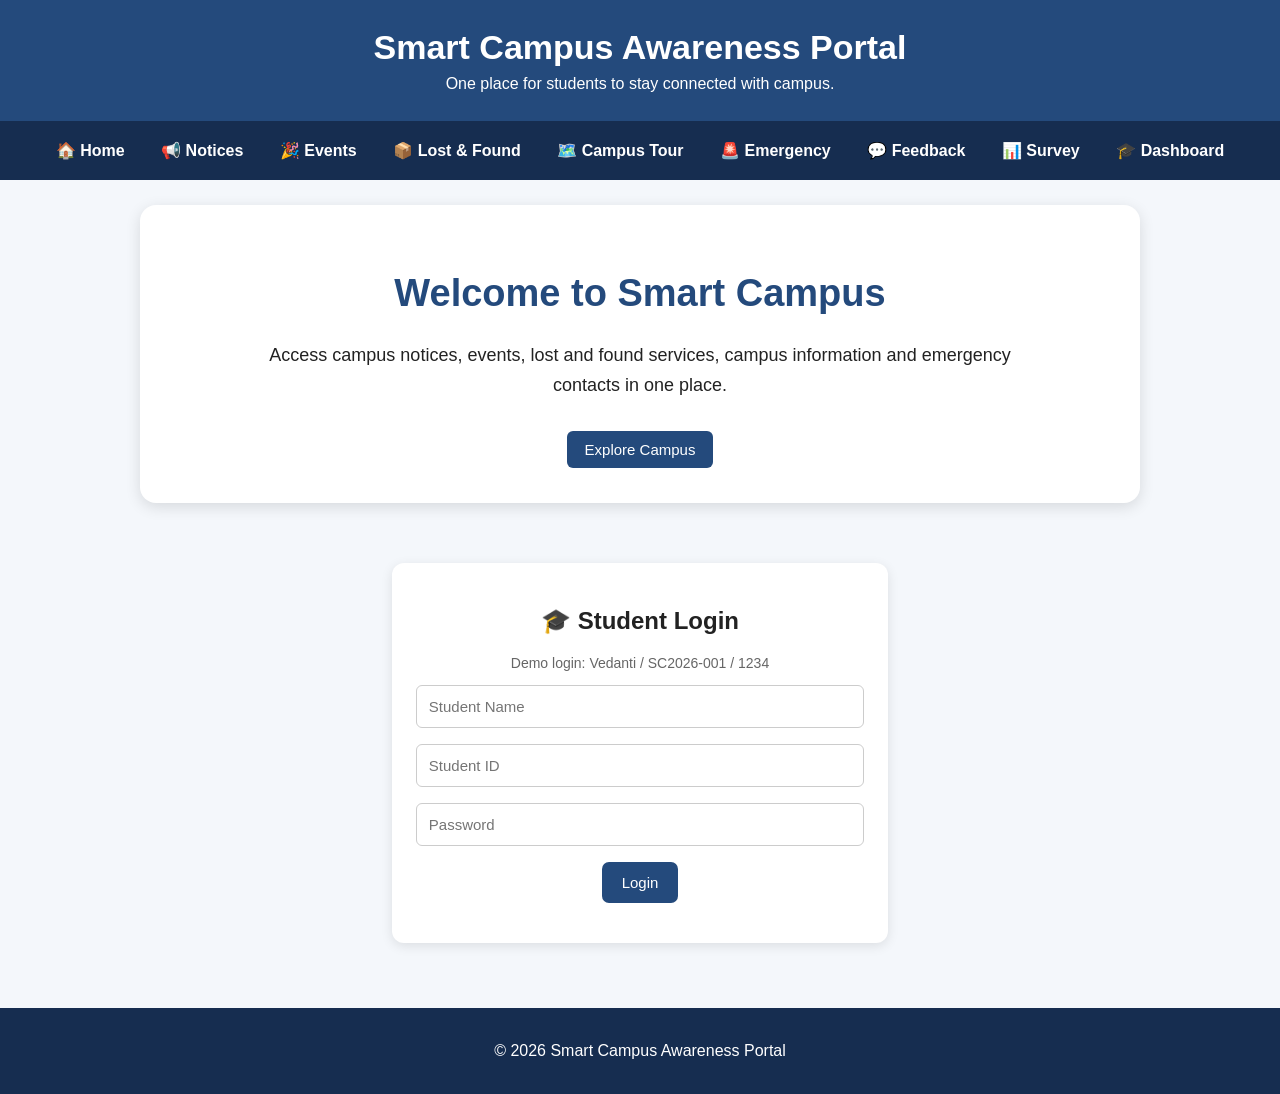
<file: index.html>
<!DOCTYPE html>
<html lang="en">
<head>
    <meta charset="UTF-8">
    <meta name="viewport" content="width=device-width, initial-scale=1.0">
    <title>Smart Campus Awareness Portal</title>
    <link rel="stylesheet" href="style.css">
</head>

<body>

<header>
    <h1>Smart Campus Awareness Portal</h1>
    <p>One place for students to stay connected with campus.</p>
</header>

<nav>
    <a href="index.html">🏠 Home</a>
    <a href="notices.html">📢 Notices</a>
    <a href="events.html">🎉 Events</a>
    <a href="lost.html">📦 Lost &amp; Found</a>
    <a href="tour.html">🗺️ Campus Tour</a>
    <a href="emergency.html">🚨 Emergency</a>
    <a href="feedback.html">💬 Feedback</a>
    <a href="survey.html">📊 Survey</a>
    <a href="dashboard.html">🎓 Dashboard</a>
</nav>

<main>

<section class="hero">
    <h2>Welcome to Smart Campus</h2>

    <p>
        Access campus notices, events, lost and found services,
        campus information and emergency contacts in one place.
    </p>

    <a class="btn" href="notices.html">Explore Campus</a>
</section>


<section class="login-section">

    <div class="card">

        <h2>🎓 Student Login</h2>

        <p class="small">
            Demo login: Vedanti / SC2026-001 / 1234
        </p>

        <input
            id="studentName"
            type="text"
            placeholder="Student Name"
        >

        <input
            id="studentId"
            type="text"
            placeholder="Student ID"
        >

        <input
            id="password"
            type="password"
            placeholder="Password"
        >

        <button onclick="studentLogin()">Login</button>

        <p id="loginMessage" class="message"></p>

    </div>

</section>

</main>

<footer>
    <p>© 2026 Smart Campus Awareness Portal</p>
</footer>

<script src="script.js"></script>

</body>
</html>
</file>
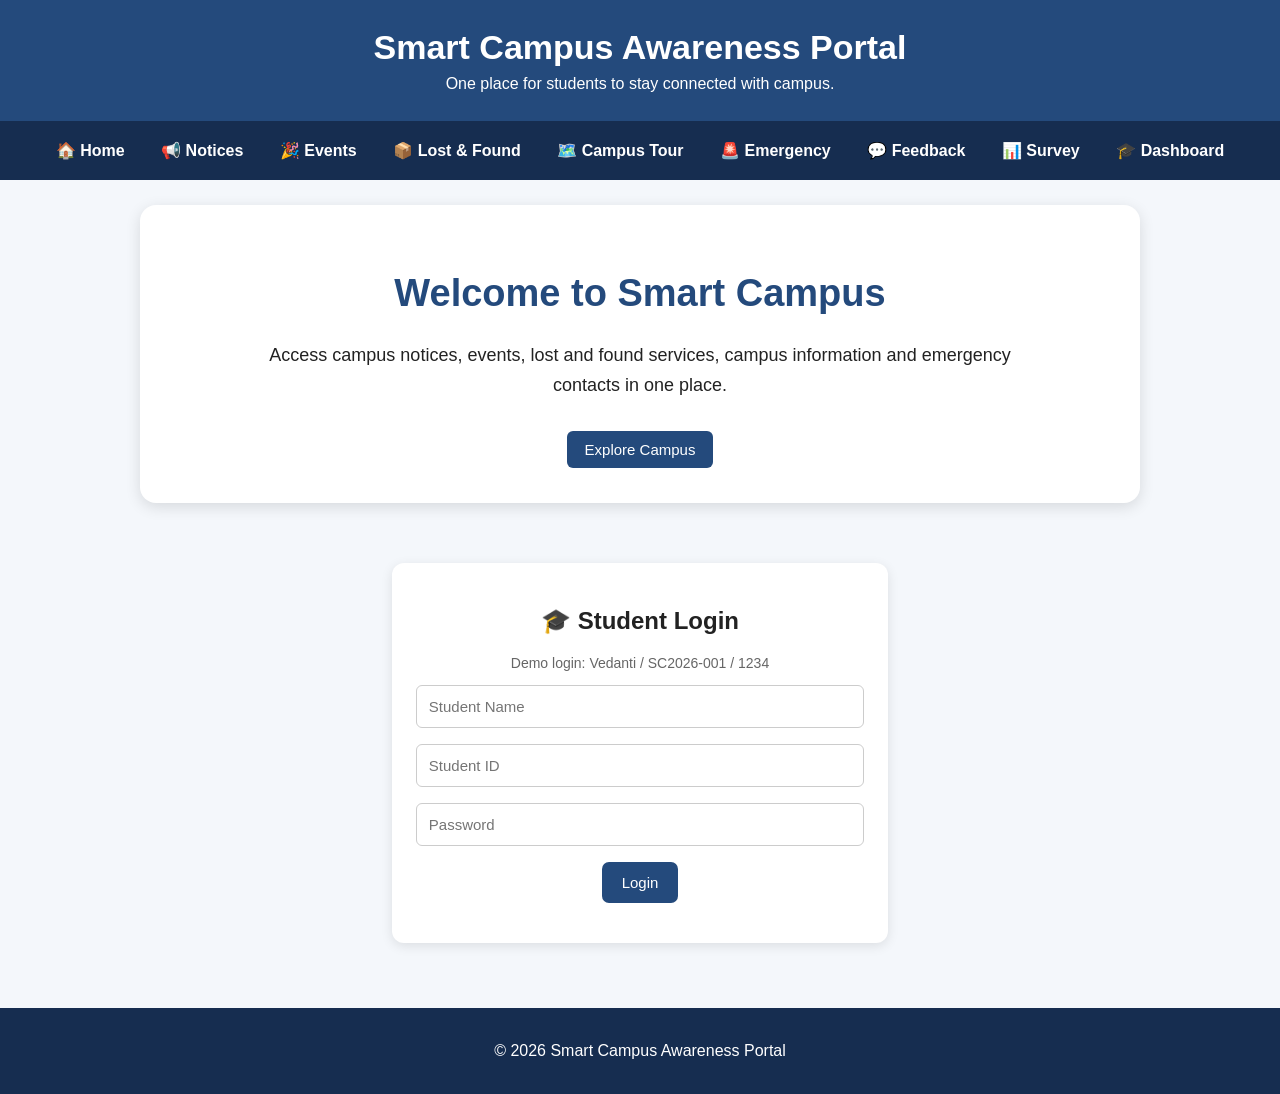
<file: dashboard.html>
<!DOCTYPE html>
<html lang="en">
<head>
    <meta charset="UTF-8">
    <meta name="viewport" content="width=device-width, initial-scale=1.0">
    <title>Student Dashboard</title>
    <link rel="stylesheet" href="style.css">
</head>

<body>

<header>
    <h1>🎓 Smart Campus Student Dashboard</h1>
    <p>Your personalized campus information center</p>
</header>

<nav>
    <a href="index.html">🏠 Home</a>
    <a href="notices.html">📢 Notices</a>
    <a href="events.html">🎉 Events</a>
    <a href="lost.html">📦 Lost &amp; Found</a>
    <a href="tour.html">🗺️ Campus Tour</a>
    <a href="emergency.html">🚨 Emergency</a>
    <a href="feedback.html">💬 Feedback</a>
    <a href="survey.html">📊 Survey</a>
    <a href="dashboard.html">🎓 Dashboard</a>
</nav>

<main class="dashboard">

    <div class="card welcome-card">
        <h2>Welcome, <span id="dashboardName">Student</span>! 👋</h2>
        <p>Your campus information is available below.</p>
    </div>

    <div class="card profile-card">
        <h2>Student Profile</h2>
        <p><strong>Name:</strong> <span id="profileName">Student</span></p>
        <p><strong>Student ID:</strong> <span id="profileId">SC2026-001</span></p>
        <p><strong>Branch:</strong> Electronics &amp; Telecommunication</p>
        <p><strong>Year:</strong> Second Year</p>
        <p><strong>Email:</strong> student@smartcampus.edu</p>
    </div>

    <div class="grid">

        <div class="card">
            <h3>📢 Notices</h3>
            <p>View the latest campus announcements.</p>
            <a class="btn" href="notices.html">View Notices</a>
        </div>

        <div class="card">
            <h3>🎉 Events</h3>
            <p>Explore upcoming campus events.</p>
            <a class="btn" href="events.html">View Events</a>
        </div>

        <div class="card">
            <h3>📦 Lost &amp; Found</h3>
            <p>Report or check lost items.</p>
            <a class="btn" href="lost.html">Open Lost &amp; Found</a>
        </div>

        <div class="card">
            <h3>🏫 Campus Tour</h3>
            <p>Explore important places around the campus.</p>
            <a class="btn" href="tour.html">Explore Campus</a>
        </div>

        <div class="card">
            <h3>🚨 Emergency</h3>
            <p>Quick access to emergency contacts.</p>
            <a class="btn" href="emergency.html">View Contacts</a>
        </div>

        <div class="card">
            <h3>💬 Feedback &amp; Complaints</h3>
            <p>Submit feedback, complaints or suggestions to the college.</p>
            <a class="btn" href="feedback.html">Submit Feedback</a>
        </div>

        <div class="card">
            <h3>📊 Campus Survey</h3>
            <p>Participate in our student survey and help improve campus services.</p>
            <a class="btn" href="https://forms.gle/JaDX7Bay3ao3GMBS6" target="_blank">
                Take Survey
            </a>
        </div>

    </div>

    <button onclick="logout()">Logout</button>

</main>

<footer>
    <p>© 2026 Smart Campus Awareness Portal</p>
</footer>

<script>
const name = localStorage.getItem("studentName");
const id = localStorage.getItem("studentId");

if (!name) {
    window.location.href = "index.html";
}

document.getElementById("dashboardName").textContent = name;
document.getElementById("profileName").textContent = name;
document.getElementById("profileId").textContent = id || "SC2026-001";

function logout() {
    localStorage.removeItem("studentName");
    localStorage.removeItem("studentId");
    window.location.href = "index.html";
}
</script>

</body>
</html>
</file>
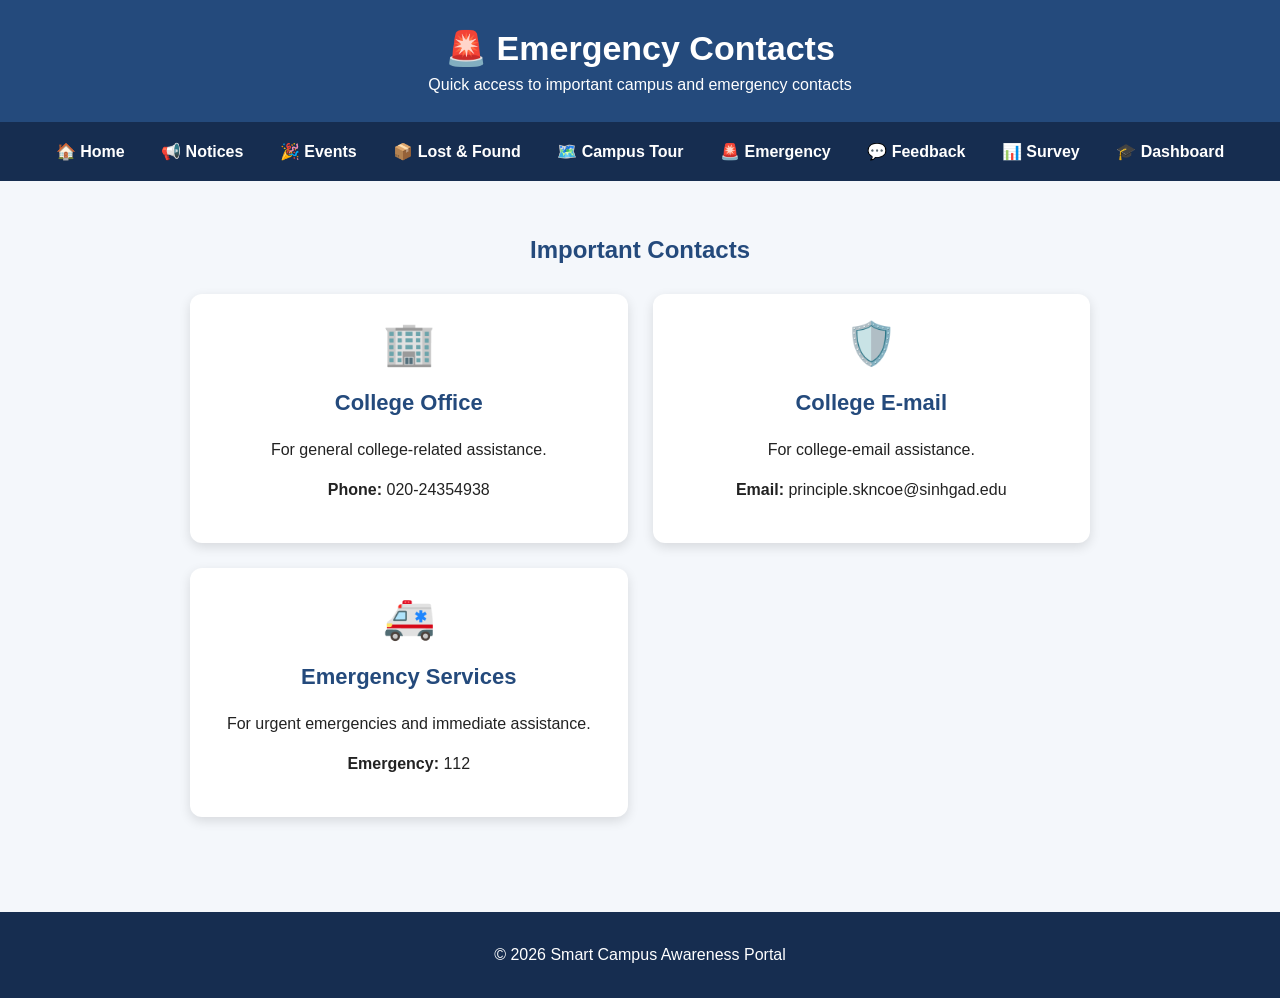
<file: emergency.html>
<!DOCTYPE html>
<html lang="en">
<head>
    <meta charset="UTF-8">
    <meta name="viewport" content="width=device-width, initial-scale=1.0">
    <title>Emergency Contacts</title>
    <link rel="stylesheet" href="style.css">
</head>

<body>

<header>
    <h1>🚨 Emergency Contacts</h1>
    <p>Quick access to important campus and emergency contacts</p>
</header>

<nav>
    <a href="index.html">🏠 Home</a>
    <a href="notices.html">📢 Notices</a>
    <a href="events.html">🎉 Events</a>
    <a href="lost.html">📦 Lost &amp; Found</a>
    <a href="tour.html">🗺️ Campus Tour</a>
    <a href="emergency.html">🚨 Emergency</a>
    <a href="feedback.html">💬 Feedback</a>
    <a href="survey.html">📊 Survey</a>
    <a href="dashboard.html">🎓 Dashboard</a>
</nav>

<main>

<section>
    <h2>Important Contacts</h2>

    <div class="grid">

        <div class="card">
            <div class="icon">🏢</div>
            <h3>College Office</h3>
            <p>For general college-related assistance.</p>
            <p><strong>Phone:</strong> 020-24354938</p>
        </div>

        <div class="card">
            <div class="icon">🛡️</div>
            <h3>College E-mail</h3>
            <p>For college-email assistance.</p>
            <p><strong>Email:</strong> principle.skncoe@sinhgad.edu</p>
        </div>

        <div class="card">
            <div class="icon">🚑</div>
            <h3>Emergency Services</h3>
            <p>For urgent emergencies and immediate assistance.</p>
            <p><strong>Emergency:</strong> 112</p>
        </div>

    </div>
</section>

</main>

<footer>
    <p>© 2026 Smart Campus Awareness Portal</p>
</footer>

</body>
</html>
</file>
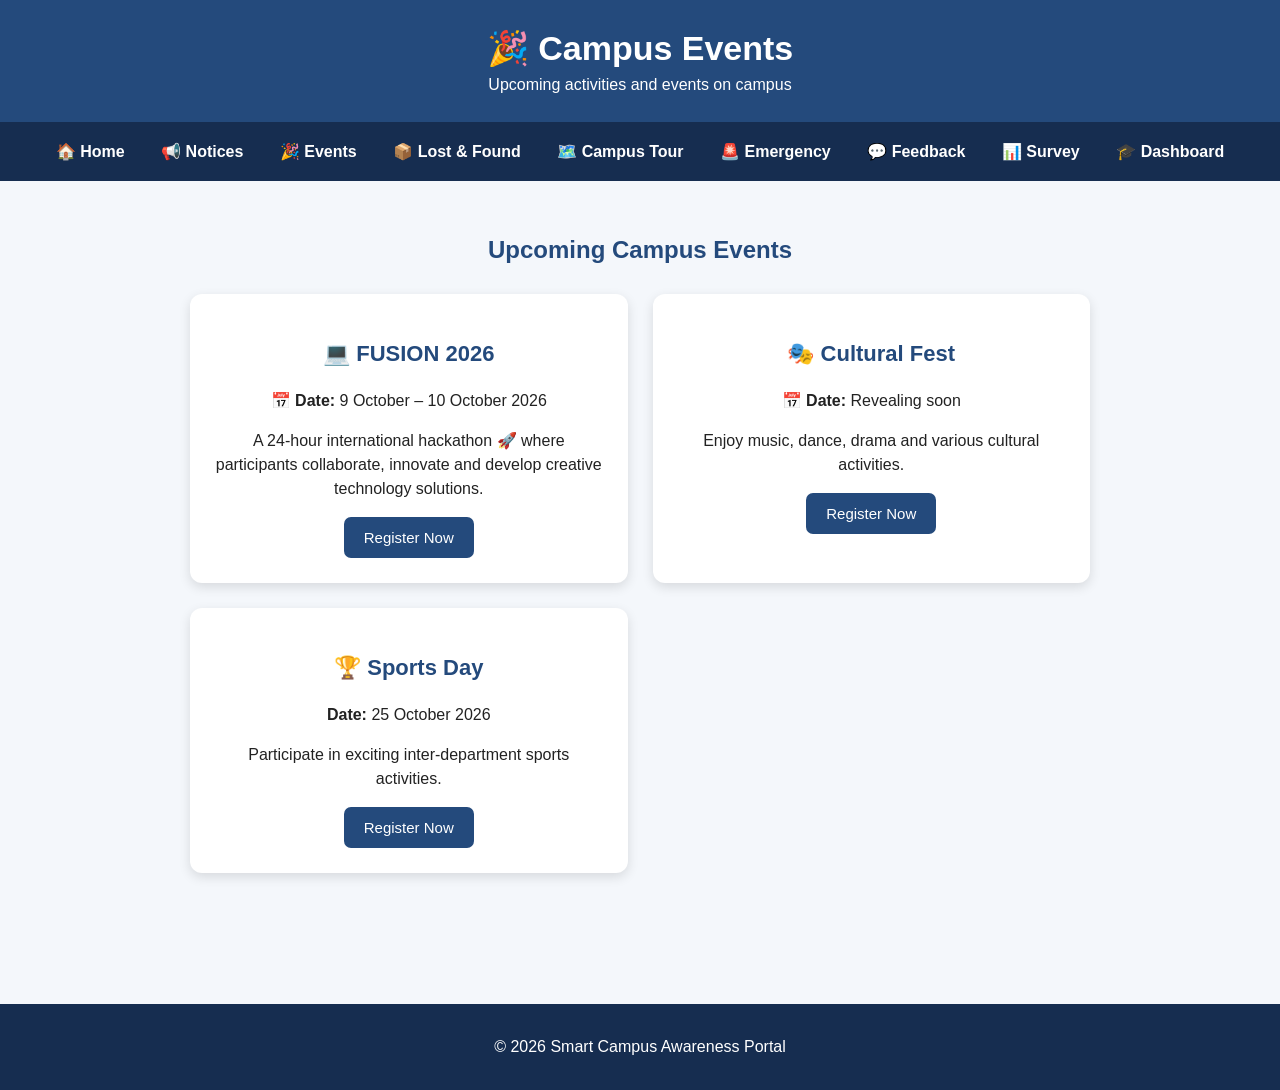
<file: events.html>
<!DOCTYPE html>
<html lang="en">
<head>
    <meta charset="UTF-8">
    <meta name="viewport" content="width=device-width, initial-scale=1.0">
    <title>Campus Events</title>
    <link rel="stylesheet" href="style.css">
</head>

<body>

<header>
    <h1>🎉 Campus Events</h1>
    <p>Upcoming activities and events on campus</p>
</header>

<nav>
    <a href="index.html">🏠 Home</a>
    <a href="notices.html">📢 Notices</a>
    <a href="events.html">🎉 Events</a>
    <a href="lost.html">📦 Lost &amp; Found</a>
    <a href="tour.html">🗺️ Campus Tour</a>
    <a href="emergency.html">🚨 Emergency</a>
    <a href="feedback.html">💬 Feedback</a>
    <a href="survey.html">📊 Survey</a>
    <a href="dashboard.html">🎓 Dashboard</a>
</nav>

<main>

<section>
    <h2>Upcoming Campus Events</h2>

    <div class="grid">

        <div class="card">
    <h3>💻 FUSION 2026</h3>

    <p><strong>📅 Date:</strong> 9 October – 10 October 2026</p>

    <p>
        A 24-hour international hackathon 🚀
        where participants collaborate, innovate and
        develop creative technology solutions.
    </p>

    <button onclick="registerEvent('FUSION 2026')">
        Register Now
    </button>
</div>
        <div class="card">
    <h3>🎭 Cultural Fest</h3>

    <p><strong>📅 Date:</strong> Revealing soon</p>

    <p>
        Enjoy music, dance, drama and various cultural activities.
    </p>

    <button type="button" onclick="showCulturalRegistration()">
        Register Now
    </button>

    <div id="culturalRegistration" style="display:none; margin-top:20px;">

        <h3>🎭 Cultural Fest Registration</h3>

        <form id="culturalForm">

            <label>Student Name</label>
            <input
                type="text"
                id="culturalName"
                placeholder="Enter your name"
                required
            >

            <label>Department</label>
            <input
                type="text"
                id="culturalDepartment"
                placeholder="Example: ENTC"
                required
            >

            <label>Contact Number</label>
            <input
                type="tel"
                id="culturalContact"
                placeholder="Enter contact number"
                required
            >

            <button type="submit">
                Submit Registration
            </button>

        </form>

        <p id="culturalMessage" class="message"></p>

    </div>
</div>
        <div class="card">
            <h3>🏆 Sports Day</h3>
            <p><strong>Date:</strong> 25 October 2026</p>
            <p>Participate in exciting inter-department sports activities.</p>
            <button onclick="registerEvent('Sports Day')">
                Register Now
            </button>
        </div>

    </div>

    <p id="eventMessage" class="message"></p>

</section>

</main>

<footer>
    <p>© 2026 Smart Campus Awareness Portal</p>
</footer>

<script src="script.js"></script>
</body>
</html>
</file>
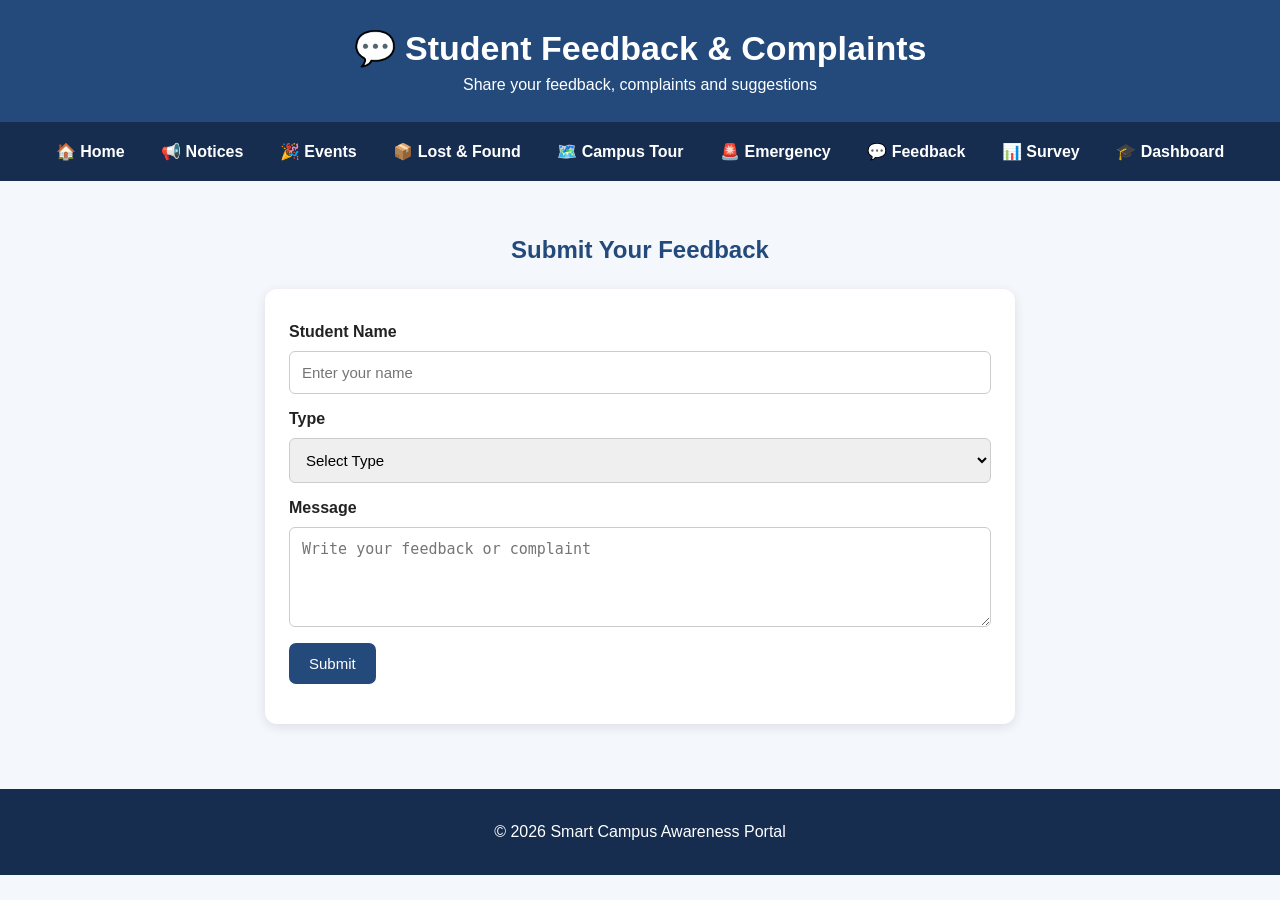
<file: feedback.html>
<!DOCTYPE html>
<html lang="en">
<head>
    <meta charset="UTF-8">
    <meta name="viewport" content="width=device-width, initial-scale=1.0">
    <title>Feedback & Complaints</title>
    <link rel="stylesheet" href="style.css">
</head>

<body>

<header>
    <h1>💬 Student Feedback & Complaints</h1>
    <p>Share your feedback, complaints and suggestions</p>
</header>

<nav>
    <a href="index.html">🏠 Home</a>
    <a href="notices.html">📢 Notices</a>
    <a href="events.html">🎉 Events</a>
    <a href="lost.html">📦 Lost &amp; Found</a>
    <a href="tour.html">🗺️ Campus Tour</a>
    <a href="emergency.html">🚨 Emergency</a>
    <a href="feedback.html">💬 Feedback</a>
    <a href="survey.html">📊 Survey</a>
    <a href="dashboard.html">🎓 Dashboard</a>
</nav>

<main>

<section>
    <h2>Submit Your Feedback</h2>

    <div class="card form-card">

        <form id="feedbackForm">

            <label>Student Name</label>
            <input
                type="text"
                id="feedbackName"
                placeholder="Enter your name"
                required
            >

            <label>Type</label>
            <select id="feedbackType" required>
                <option value="">Select Type</option>
                <option>Feedback</option>
                <option>Complaint</option>
                <option>Suggestion</option>
            </select>

            <label>Message</label>
            <textarea
                id="feedbackText"
                placeholder="Write your feedback or complaint"
                required
            ></textarea>

            <button type="submit">Submit</button>

        </form>

        <p id="feedbackMessage" class="message"></p>

    </div>
</section>

</main>

<footer>
    <p>© 2026 Smart Campus Awareness Portal</p>
</footer>

<script src="script.js"></script>

</body>
</html>
</file>
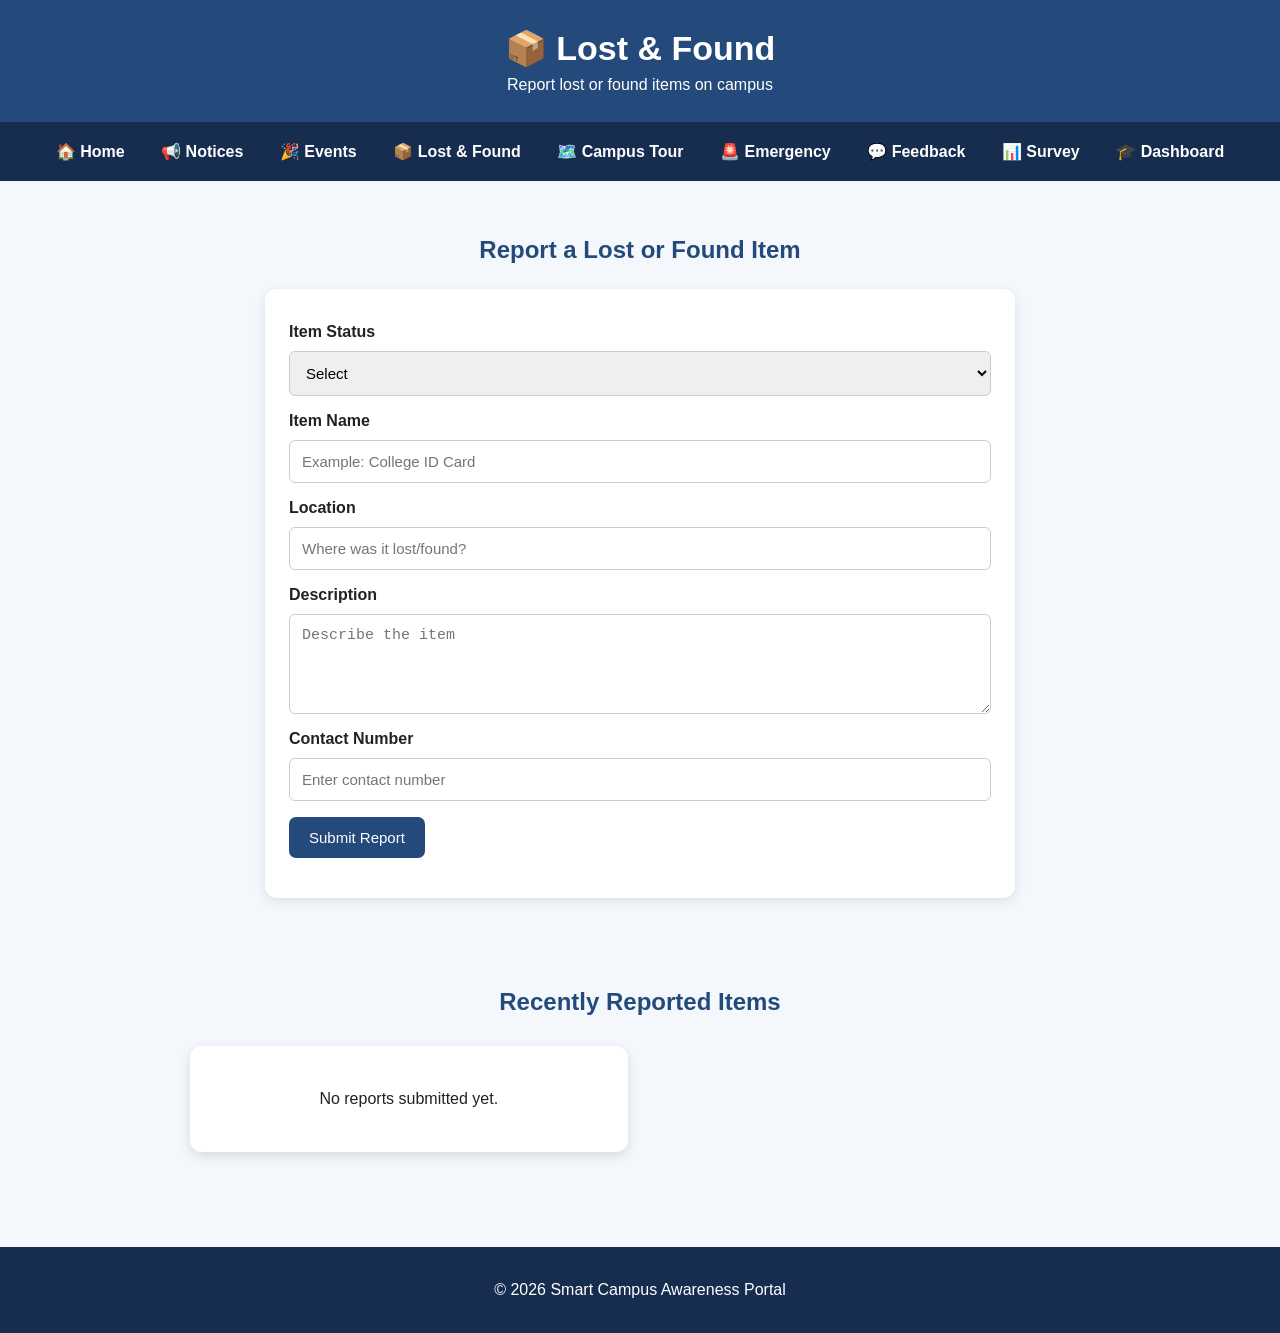
<file: lost.html>
<!DOCTYPE html>
<html lang="en">
<head>
    <meta charset="UTF-8">
    <meta name="viewport" content="width=device-width, initial-scale=1.0">
    <title>Lost & Found</title>
    <link rel="stylesheet" href="style.css">
</head>

<body>

<header>
    <h1>📦 Lost & Found</h1>
    <p>Report lost or found items on campus</p>
</header>

<nav>
    <a href="index.html">🏠 Home</a>
    <a href="notices.html">📢 Notices</a>
    <a href="events.html">🎉 Events</a>
    <a href="lost.html">📦 Lost &amp; Found</a>
    <a href="tour.html">🗺️ Campus Tour</a>
    <a href="emergency.html">🚨 Emergency</a>
    <a href="feedback.html">💬 Feedback</a>
    <a href="survey.html">📊 Survey</a>
    <a href="dashboard.html">🎓 Dashboard</a>
</nav>

<main>

<section>
    <h2>Report a Lost or Found Item</h2>

    <div class="card form-card">

        <form id="lostFoundForm">

            <label>Item Status</label>
            <select id="itemStatus" required>
                <option value="">Select</option>
                <option>Lost Item</option>
                <option>Found Item</option>
            </select>

            <label>Item Name</label>
            <input
                id="itemName"
                type="text"
                placeholder="Example: College ID Card"
                required
            >

            <label>Location</label>
            <input
                id="itemLocation"
                type="text"
                placeholder="Where was it lost/found?"
                required
            >

            <label>Description</label>
            <textarea
                id="itemDescription"
                placeholder="Describe the item"
                required
            ></textarea>

            <label>Contact Number</label>
            <input
                id="contactNumber"
                type="tel"
                placeholder="Enter contact number"
                required
            >

            <button type="submit">Submit Report</button>

        </form>

        <p id="lostFoundMessage" class="message"></p>

    </div>
</section>

<section>
    <h2>Recently Reported Items</h2>

    <div id="reportedItems" class="grid">
        <!-- Submitted reports will appear here -->
    </div>
</section>

</main>

<footer>
    <p>© 2026 Smart Campus Awareness Portal</p>
</footer>

<script src="script.js"></script>

</body>
</html>
</file>
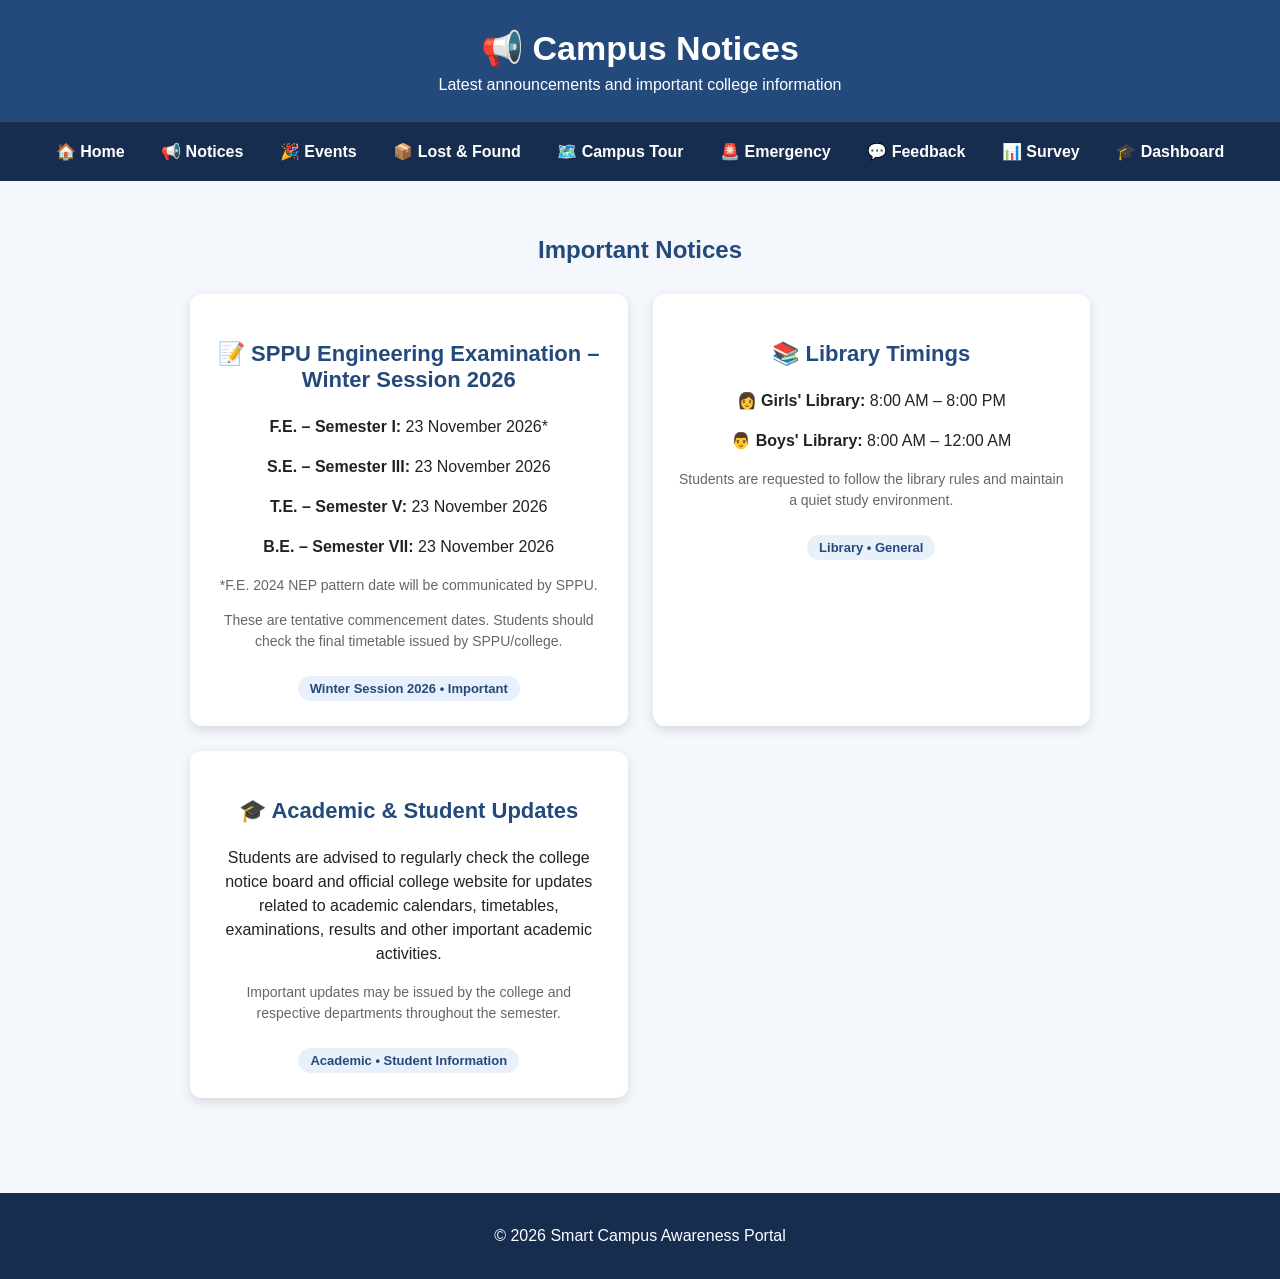
<file: notices.html>
<!DOCTYPE html>
<html lang="en">
<head>
    <meta charset="UTF-8">
    <meta name="viewport" content="width=device-width, initial-scale=1.0">
    <title>Campus Notices</title>
    <link rel="stylesheet" href="style.css">
</head>

<body>

<header>
    <h1>📢 Campus Notices</h1>
    <p>Latest announcements and important college information</p>
</header>

<nav>
    <a href="index.html">🏠 Home</a>
    <a href="notices.html">📢 Notices</a>
    <a href="events.html">🎉 Events</a>
    <a href="lost.html">📦 Lost &amp; Found</a>
    <a href="tour.html">🗺️ Campus Tour</a>
    <a href="emergency.html">🚨 Emergency</a>
    <a href="feedback.html">💬 Feedback</a>
    <a href="survey.html">📊 Survey</a>
    <a href="dashboard.html">🎓 Dashboard</a>
</nav>

<main>

<section>
    <h2>Important Notices</h2>

    <div class="grid">

        <div class="card">
    <h3>📝 SPPU Engineering Examination – Winter Session 2026</h3>

    <p><strong>F.E. – Semester I:</strong> 23 November 2026*</p>
    <p><strong>S.E. – Semester III:</strong> 23 November 2026</p>
    <p><strong>T.E. – Semester V:</strong> 23 November 2026</p>
    <p><strong>B.E. – Semester VII:</strong> 23 November 2026</p>

    <p class="small">
        *F.E. 2024 NEP pattern date will be communicated by SPPU.
    </p>

    <p class="small">
        These are tentative commencement dates. Students should
        check the final timetable issued by SPPU/college.
    </p>

    <span class="notice-tag">Winter Session 2026 • Important</span>
</div>

        <div class="card">
    <h3>📚 Library Timings</h3>

    <p><strong>👩 Girls' Library:</strong> 8:00 AM – 8:00 PM</p>

    <p><strong>👨 Boys' Library:</strong> 8:00 AM – 12:00 AM</p>

    <p class="small">
        Students are requested to follow the library rules
        and maintain a quiet study environment.
    </p>

    <span class="notice-tag">Library • General</span>
</div>

        <div class="card">
    <h3>🎓 Academic & Student Updates</h3>

    <p>
        Students are advised to regularly check the college
        notice board and official college website for updates
        related to academic calendars, timetables, examinations,
        results and other important academic activities.
    </p>

    <p class="small">
        Important updates may be issued by the college
        and respective departments throughout the semester.
    </p>

    <span class="notice-tag">Academic • Student Information</span>
</div>

    </div>
</section>

</main>

<footer>
    <p>© 2026 Smart Campus Awareness Portal</p>
</footer>

</body>
</html>
</file>
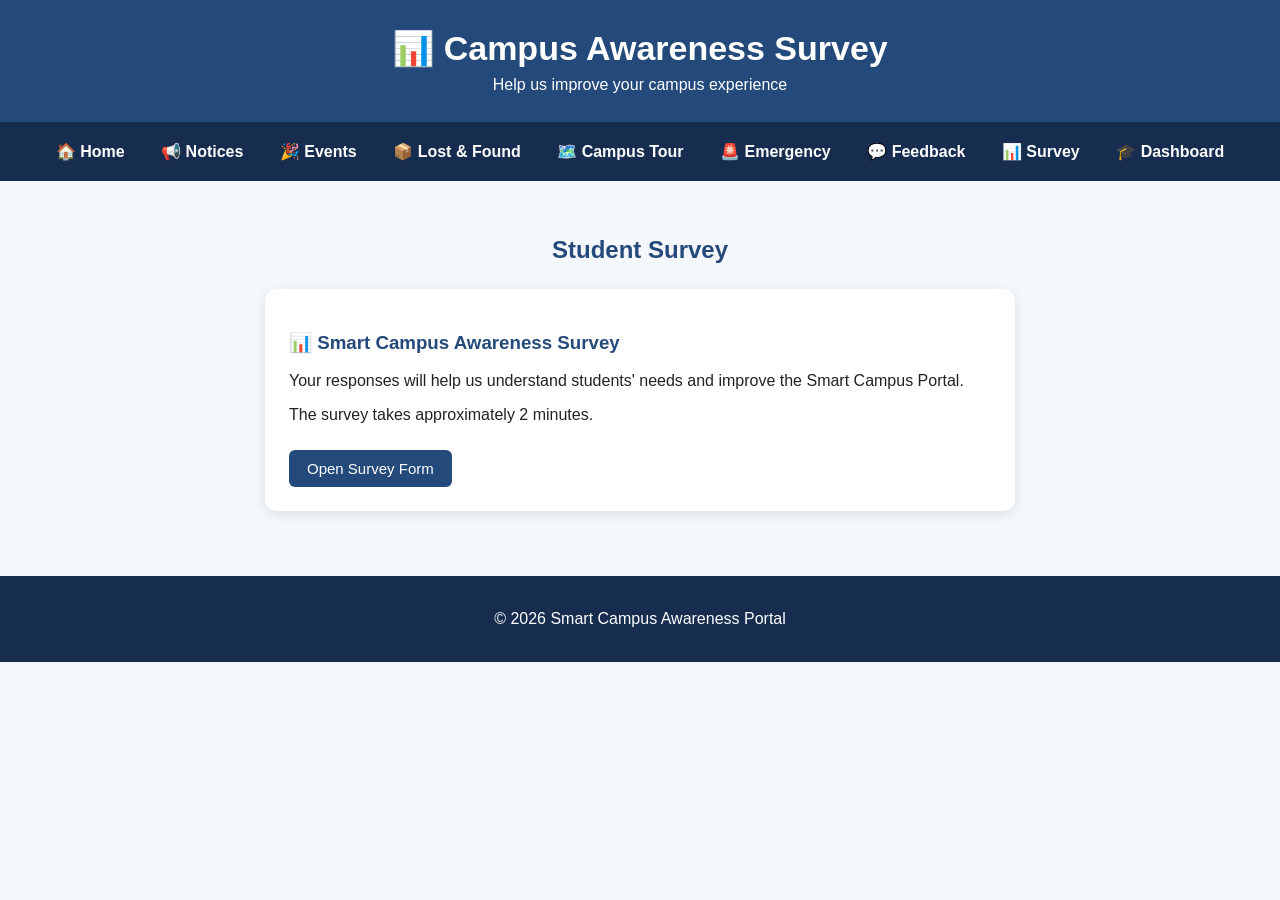
<file: survey.html>
<!DOCTYPE html>
<html lang="en">

<head>
    <meta charset="UTF-8">
    <meta name="viewport" content="width=device-width, initial-scale=1.0">
    <title>Campus Survey</title>
    <link rel="stylesheet" href="style.css">
</head>

<body>

<header>
    <h1>📊 Campus Awareness Survey</h1>
    <p>Help us improve your campus experience</p>
</header>

<nav>
    <a href="index.html">🏠 Home</a>
    <a href="notices.html">📢 Notices</a>
    <a href="events.html">🎉 Events</a>
    <a href="lost.html">📦 Lost &amp; Found</a>
    <a href="tour.html">🗺️ Campus Tour</a>
    <a href="emergency.html">🚨 Emergency</a>
    <a href="feedback.html">💬 Feedback</a>
    <a href="survey.html">📊 Survey</a>
    <a href="dashboard.html">🎓 Dashboard</a>
</nav>

<main>

<section>

    <h2>Student Survey</h2>

    <div class="card form-card">

        <h3>📊 Smart Campus Awareness Survey</h3>

        <p>
            Your responses will help us understand students'
            needs and improve the Smart Campus Portal.
        </p>

        <p>
            The survey takes approximately 2 minutes.
        </p>

        <a
            class="btn"
            href="https://forms.gle/JaDX7Bay3ao3GMBS6"
            target="_blank"
        >
            Open Survey Form
        </a>

    </div>

</section>

</main>

<footer>
    <p>© 2026 Smart Campus Awareness Portal</p>
</footer>

</body>
</html>
</file>
<file: style.css>
* { box-sizing: border-box; }

html { scroll-behavior: smooth; }

body {
    margin: 0;
    font-family: Arial, sans-serif;
    background: #f4f7fb;
    color: #222;
}

header {
    background: #244a7c;
    color: white;
    text-align: center;
    padding: 28px 15px;
}

header h1 {
    margin: 0 0 8px;
    font-size: 34px;
}

header p { margin: 0; }

nav {
    background: #162d50;
    text-align: center;
    padding: 14px 8px;
    position: sticky;
    top: 0;
    z-index: 10;
}

nav a {
    color: white;
    text-decoration: none;
    margin: 0 10px;
    font-weight: bold;
    display: inline-block;
    padding: 6px;
}

nav a:hover { color: #7dd3fc; }

section {
    padding: 35px 6%;
    min-height: 180px;
}

section > h2 {
    text-align: center;
    color: #244a7c;
    margin-bottom: 25px;
}

.hero {
    text-align: center;
    background: white;
    margin: 25px auto;
    max-width: 1000px;
    border-radius: 16px;
    box-shadow: 0 4px 15px rgba(0,0,0,.12);
}

.hero h2 {
    font-size: 38px;
    color: #244a7c;
}

.hero p {
    max-width: 750px;
    margin: 20px auto;
    line-height: 1.7;
    font-size: 18px;
}

.btn, button {
    display: inline-block;
    background: #244a7c;
    color: white;
    border: none;
    padding: 12px 20px;
    border-radius: 7px;
    cursor: pointer;
    text-decoration: none;
    font-size: 15px;
}

button:hover, .btn:hover { background: #162d50; }

.grid {
    display: grid;
    grid-template-columns: repeat(3, 1fr);
    gap: 22px;
    max-width: 1100px;
    margin: auto;
}

.card {
    background: white;
    padding: 24px;
    border-radius: 12px;
    box-shadow: 0 3px 12px rgba(0,0,0,.10);
}

.card h3 { color: #244a7c; }

.login-section {
    max-width: 650px;
    margin: auto;
}

.login-section .card { text-align: center; }

.small { color: #666; font-size: 14px; }

input, select, textarea {
    display: block;
    width: 100%;
    padding: 12px;
    margin: 10px 0 16px;
    border: 1px solid #ccc;
    border-radius: 6px;
    font-size: 15px;
}

textarea {
    min-height: 100px;
    resize: vertical;
}

.form-card {
    max-width: 750px;
    margin: auto;
}

.form-card label {
    display: block;
    font-weight: bold;
    margin-top: 10px;
}

.message {
    margin-top: 15px;
    font-weight: bold;
    text-align: center;
    color: #176b3a;
}

#eventMessage { min-height: 20px; }

.tour-card { text-align: center; }

.icon {
    font-size: 42px;
    margin-bottom: 8px;
}

.dashboard {
    text-align: center;
}

.welcome-card, .profile-card {
    max-width: 750px;
    margin: 0 auto 25px;
    text-align: left;
}

.welcome-card { text-align: center; }

.profile-card p {
    padding: 8px 0;
    border-bottom: 1px solid #eee;
}

footer {
    background: #162d50;
    color: white;
    text-align: center;
    padding: 18px;
    margin-top: 30px;
}

@media (max-width: 800px) {
    .grid { grid-template-columns: 1fr 1fr; }
    nav a { margin: 0 5px; font-size: 14px; }
}

@media (max-width: 550px) {
    .grid { grid-template-columns: 1fr; }
    header h1 { font-size: 26px; }
    .hero h2 { font-size: 30px; }
}
/* Dashboard Cards */

.grid {
    display: grid;
    grid-template-columns: repeat(2, 1fr);
    gap: 25px;
    max-width: 900px;
    margin: 30px auto;
}

.grid .card {
    background: white;
    padding: 25px;
    border-radius: 12px;
    box-shadow: 0 4px 12px rgba(0,0,0,0.12);
    text-align: center;
}

.grid .card h3 {
    color: #244a7c;
    font-size: 22px;
}

.grid .card p {
    line-height: 1.5;
}

.btn {
    display: inline-block;
    margin-top: 10px;
    padding: 10px 18px;
    background-color: #244a7c;
    color: white;
    text-decoration: none;
    border-radius: 6px;
}

.btn:hover {
    background-color: #162d50;
}

.grid .card:hover {
    transform: translateY(-4px);
    transition: 0.2s;
}

@media (max-width: 700px) {
    .grid {
        grid-template-columns: 1fr;
    }
}
.notice-tag {
    display: inline-block;
    margin-top: 10px;
    padding: 5px 12px;
    background: #e8f1fb;
    color: #244a7c;
    border-radius: 15px;
    font-size: 13px;
    font-weight: bold;
}
/* Campus Tour - one card at a time */
.tour-card {
    text-align: center;
    overflow: hidden;
}

.tour-image {
    width: 100%;
    height: 180px;
    object-fit: cover;
    border-radius: 10px;
    margin-bottom: 15px;
}
/* Campus Tour - one card per row */
.tour-card {
    grid-column: 1 / -1;
    max-width: 750px;
    width: 100%;
    margin: 0 auto;
}
</file>
